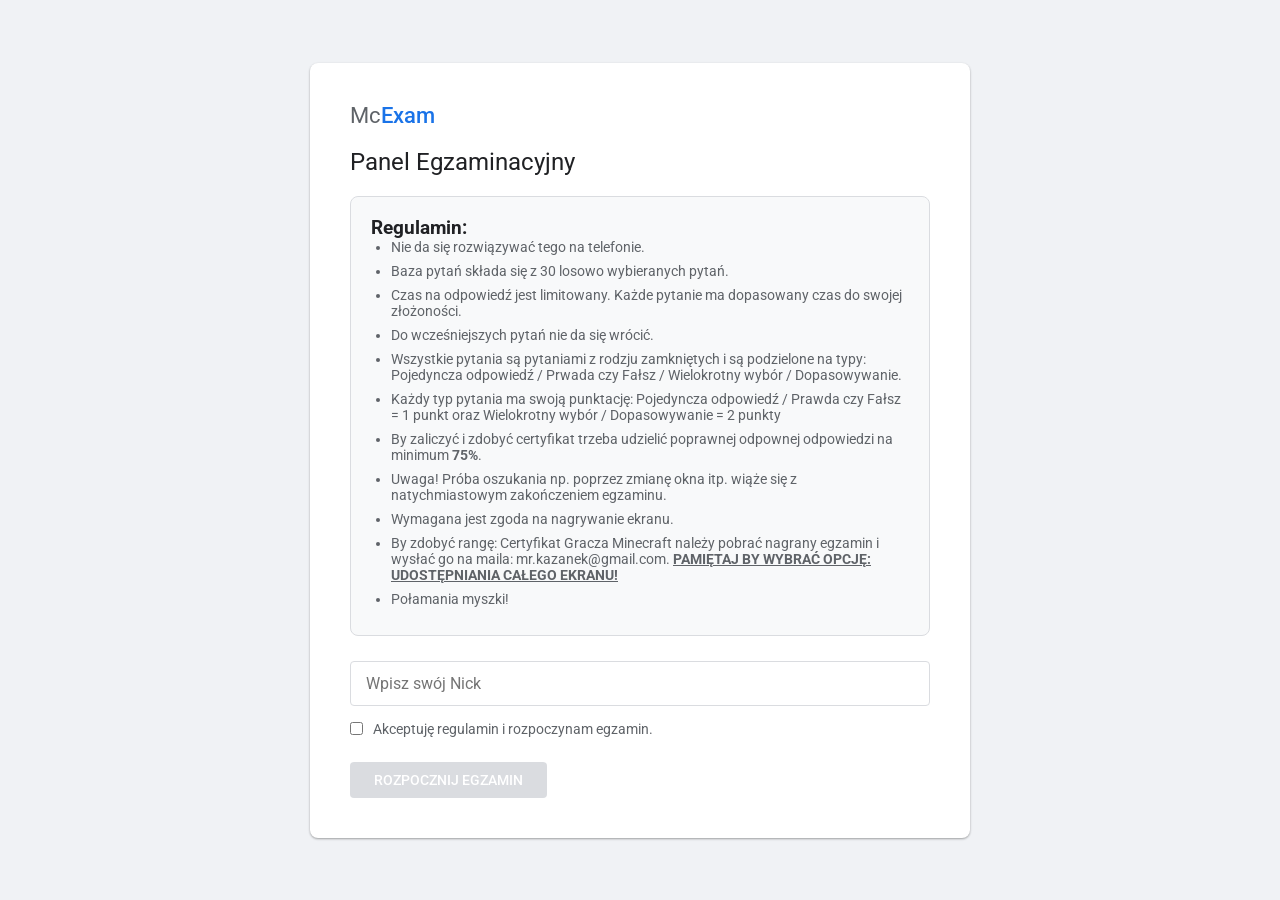
<file: index.html>
<!DOCTYPE html><html lang="pl"><head><meta charset="UTF-8"><meta name="viewport" content="width=device-width, initial-scale=1.0"><title>Egzamin Minecraft</title><link href="https://fonts.googleapis.com/css2?family=Roboto:wght@400;500;700&display=swap" rel="stylesheet"><link rel="stylesheet" href="style.css"><link rel="icon" type="image/x-icon" href="mcexam.png"></head><body oncontextmenu="return false"><div id="watermark"></div><div id="screenshot-guard" class="hidden"> 🚫 Zrzuty ekranu są zablokowane!</div><div id="screen-fail" class="overlay hidden"><div class="fail-box"><span class="icon">⛔</span><h1>Egzamin Przerwany</h1><p>Wykryto naruszenie zasad bezpieczeństwa.</p><p id="fail-reason" class="reason">Powód: ...</p><div class="fail-status">Ocena: Niezaliczony (0%)</div></div></div><main class="container"><section id="screen-login" class="card"><div class="logo">Mc<span>Exam</span></div><h1>Panel Egzaminacyjny</h1><div class="rules"><h3>Regulamin:</h3><ul><li>Nie da się rozwiązywać tego na telefonie.</li><li>Baza pytań składa się z 30 losowo wybieranych pytań.</li><li>Czas na odpowiedź jest limitowany. Każde pytanie ma dopasowany czas do swojej złożoności.</li><li>Do wcześniejszych pytań nie da się wrócić.</li><li>Wszystkie pytania są pytaniami z rodzju zamkniętych i są podzielone na typy: Pojedyncza odpowiedź / Prwada czy Fałsz / Wielokrotny wybór / Dopasowywanie.</li><li>Każdy typ pytania ma swoją punktację: Pojedyncza odpowiedź / Prawda czy Fałsz = 1 punkt oraz Wielokrotny wybór / Dopasowywanie = 2 punkty </li><li>By zaliczyć i zdobyć certyfikat trzeba udzielić poprawnej odpownej odpowiedzi na minimum <b>75%</b>.</li><li>Uwaga! Próba oszukania np. poprzez zmianę okna itp. wiąże się z natychmiastowym zakończeniem egzaminu.</li><li>Wymagana jest zgoda na nagrywanie ekranu.</li><li>By zdobyć rangę: Certyfikat Gracza Minecraft należy pobrać nagrany egzamin i wysłać go na maila: mr.kazanek@gmail.com. <b><u>PAMIĘTAJ BY WYBRAĆ OPCJĘ: UDOSTĘPNIANIA CAŁEGO EKRANU!</u></b></li><li>Połamania myszki!</li></ul></div><div class="input-group"><input type="text" id="user-nick" placeholder="Wpisz swój Nick" autocomplete="off"></div><label class="checkbox-container"><input type="checkbox" id="accept-rules"><span>Akceptuję regulamin i rozpoczynam egzamin.</span></label><button id="btn-start" disabled>Rozpocznij Egzamin</button><p id="load-error" class="error-text hidden">Błąd: Nie udało się pobrać bazy pytań.</p></section><section id="screen-break" class="card hidden center-content"><div class="loader"></div><p>Przygotuj się...</p></section><section id="screen-question" class="card no-padding hidden"><div id="type-header" class="question-type-header type-single"> Pojedynczy Wybór </div><div class="question-body"><div class="meta-row"><span id="ui-timer">Czas: --s</span><span id="ui-progress">1 / 30</span></div><div class="timer-track"><div id="timer-fill" class="timer-fill"></div></div><h2 id="q-text">Treść pytania...</h2><div id="q-options" class="options-container"></div><div class="action-row"><button id="btn-submit">Zatwierdź odpowiedź</button></div></div></section><section id="screen-result" class="card hidden center-content"><h1>Wynik Egzaminu</h1><div id="score-circle" class="score-circle">0%</div><h2 id="final-verdict">...</h2><p id="final-points">Punkty: 0 / 0</p><button id="btn-download" class="secondary-btn">Pobierz nagranie (wyślij na mail: mr.kazanek@gmail.com)</button></section></main><script src="script.js"></script></body></html>
</file>
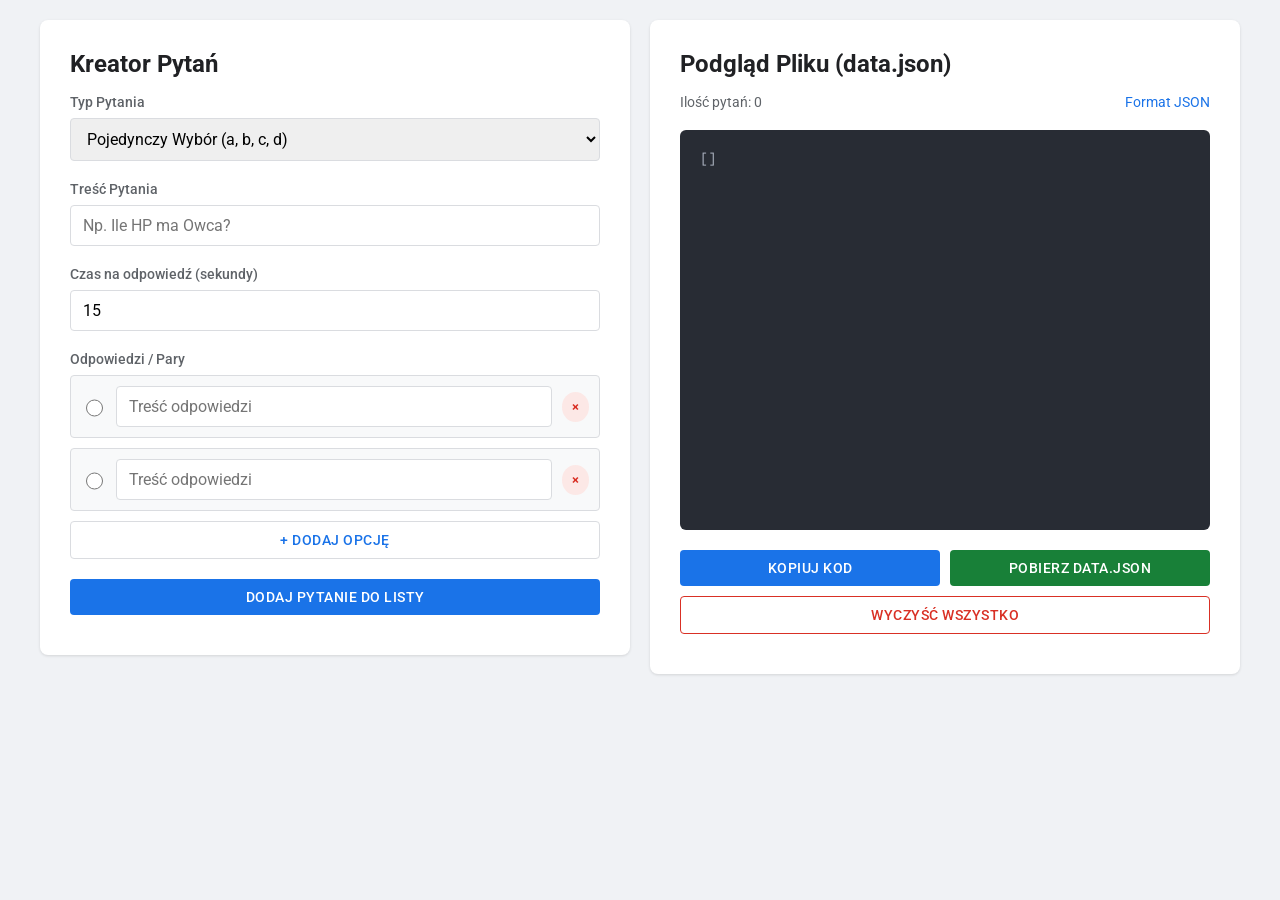
<file: gen.html>
<!DOCTYPE html>
<html lang="pl">
<head>
    <meta charset="UTF-8">
    <meta name="viewport" content="width=device-width, initial-scale=1.0">
    <title>Generator Pytań Minecraft</title>
    <link href="https://fonts.googleapis.com/css2?family=Roboto:wght@400;500;700&family=Fira+Code:wght@400&display=swap" rel="stylesheet">
    <style>
        :root {
            --primary: #1a73e8;
            --primary-hover: #1557b0;
            --bg: #f0f2f5;
            --surface: #ffffff;
            --text: #202124;
            --border: #dadce0;
            --success: #188038;
            --danger: #d93025;
        }

        * { box-sizing: border-box; font-family: 'Roboto', sans-serif; }
        
        body {
            background: var(--bg);
            color: var(--text);
            margin: 0;
            padding: 20px;
            display: flex;
            justify-content: center;
            min-height: 100vh;
        }

        .container {
            display: grid;
            grid-template-columns: 1fr 1fr;
            gap: 20px;
            width: 100%;
            max-width: 1200px;
        }

        @media (max-width: 900px) {
            .container { grid-template-columns: 1fr; }
        }

        .card {
            background: var(--surface);
            padding: 30px;
            border-radius: 8px;
            box-shadow: 0 1px 3px rgba(0,0,0,0.12);
            height: fit-content;
        }

        h1 { margin-top: 0; color: var(--text); font-size: 24px; }
        h2 { font-size: 18px; margin-bottom: 15px; color: var(--primary); }

        /* Form Elements */
        .form-group { margin-bottom: 20px; }
        label { display: block; margin-bottom: 8px; font-weight: 500; font-size: 14px; color: #5f6368; }
        
        input[type="text"], input[type="number"], select, textarea {
            width: 100%;
            padding: 10px 12px;
            border: 1px solid var(--border);
            border-radius: 4px;
            font-size: 16px;
            outline: none;
            transition: 0.2s;
        }
        input:focus, select:focus, textarea:focus {
            border: 2px solid var(--primary);
            padding: 9px 11px;
        }

        /* Dynamic Options Area */
        .option-row {
            display: flex;
            align-items: center;
            gap: 10px;
            margin-bottom: 10px;
            background: #f8f9fa;
            padding: 10px;
            border-radius: 4px;
            border: 1px solid var(--border);
        }
        .option-check { width: 20px; height: 20px; cursor: pointer; }
        .remove-btn {
            background: #fce8e6; color: var(--danger); border: none;
            width: 30px; height: 30px; border-radius: 50%;
            cursor: pointer; font-weight: bold; display: flex;
            align-items: center; justify-content: center;
        }
        .remove-btn:hover { background: #fad2cf; }

        /* Buttons */
        .btn {
            background: var(--primary); color: white; border: none;
            padding: 10px 20px; border-radius: 4px; font-weight: 500;
            cursor: pointer; text-transform: uppercase; font-size: 14px;
            letter-spacing: 0.5px; width: 100%;
        }
        .btn:hover { background: var(--primary-hover); }
        .btn-outline { background: transparent; border: 1px solid var(--border); color: var(--primary); margin-bottom: 10px; }
        .btn-outline:hover { background: #e8f0fe; }
        .btn-success { background: var(--success); }
        .btn-success:hover { background: #137333; }

        /* Preview Area */
        .json-preview {
            background: #282c34;
            color: #abb2bf;
            padding: 20px;
            border-radius: 6px;
            font-family: 'Fira Code', monospace;
            font-size: 14px;
            white-space: pre-wrap;
            height: 400px;
            overflow-y: auto;
            margin-bottom: 20px;
        }

        .stats {
            display: flex; justify-content: space-between; margin-bottom: 20px;
            font-size: 14px; color: #5f6368;
        }
    </style>
</head>
<body>

<div class="container">
    
    <!-- LEFT: BUILDER -->
    <div class="card">
        <h1>Kreator Pytań</h1>
        
        <div class="form-group">
            <label>Typ Pytania</label>
            <select id="q-type" onchange="renderOptions()">
                <option value="single">Pojedynczy Wybór (a, b, c, d)</option>
                <option value="multi">Wielokrotny Wybór (Kilka poprawnych)</option>
                <option value="bool">Prawda / Fałsz</option>
                <option value="match">Dopasowywanie (Pary)</option>
            </select>
        </div>

        <div class="form-group">
            <label>Treść Pytania</label>
            <input type="text" id="q-text" placeholder="Np. Ile HP ma Owca?">
        </div>

        <div class="form-group">
            <label>Czas na odpowiedź (sekundy)</label>
            <input type="number" id="q-time" value="15" min="5">
        </div>

        <div class="form-group">
            <label>Odpowiedzi / Pary</label>
            <div id="options-container">
                <!-- Dynamic content inserted here -->
            </div>
            <button class="btn btn-outline" id="add-opt-btn" onclick="addOptionField()">+ Dodaj opcję</button>
        </div>

        <button class="btn" onclick="addQuestion()">Dodaj Pytanie do Listy</button>
        <div id="error-msg" style="color: var(--danger); margin-top: 10px; font-size: 14px;"></div>
    </div>

    <!-- RIGHT: PREVIEW -->
    <div class="card">
        <h1>Podgląd Pliku (data.json)</h1>
        <div class="stats">
            <span id="q-count">Ilość pytań: 0</span>
            <span style="color: var(--primary);">Format JSON</span>
        </div>
        
        <div class="json-preview" id="json-output">[]</div>

        <div style="display: flex; gap: 10px;">
            <button class="btn" onclick="copyJSON()">Kopiuj Kod</button>
            <button class="btn btn-success" onclick="downloadJSON()">Pobierz data.json</button>
        </div>
        <button class="btn btn-outline" style="margin-top: 10px; border-color: var(--danger); color: var(--danger);" onclick="clearAll()">Wyczyść wszystko</button>
    </div>

</div>

<script>
    let questions = [];
    let currentId = 1;

    // Initialize
    window.onload = () => {
        renderOptions();
    };

    function renderOptions() {
        const type = document.getElementById('q-type').value;
        const container = document.getElementById('options-container');
        const addBtn = document.getElementById('add-opt-btn');
        container.innerHTML = '';

        if (type === 'bool') {
            addBtn.style.display = 'none';
            container.innerHTML = `
                <div class="option-row">
                    <input type="radio" name="bool-ans" value="Prawda" class="option-check" checked>
                    <span>Prawda (Zaznacz jeśli to poprawna odp)</span>
                </div>
                <div class="option-row">
                    <input type="radio" name="bool-ans" value="Fałsz" class="option-check">
                    <span>Fałsz</span>
                </div>
            `;
        } else {
            addBtn.style.display = 'block';
            addBtn.innerText = type === 'match' ? '+ Dodaj Parę' : '+ Dodaj Opcję';
            // Add initial empty fields
            if (type === 'match') {
                addPairField();
                addPairField();
            } else {
                addOptionField(); // 1
                addOptionField(); // 2
            }
        }
    }

    function addOptionField() {
        const type = document.getElementById('q-type').value;
        const container = document.getElementById('options-container');
        const div = document.createElement('div');
        div.className = 'option-row';

        const inputType = type === 'multi' ? 'checkbox' : 'radio';
        
        div.innerHTML = `
            <input type="${inputType}" name="correct-ans" class="option-check" title="Zaznacz poprawną">
            <input type="text" class="opt-text" placeholder="Treść odpowiedzi">
            <button class="remove-btn" onclick="this.parentElement.remove()">×</button>
        `;
        container.appendChild(div);
    }

    function addPairField() {
        const container = document.getElementById('options-container');
        const div = document.createElement('div');
        div.className = 'option-row';
        div.innerHTML = `
            <input type="text" class="pair-key" placeholder="Lewa strona (np. Owca)" style="width: 45%">
            <span style="font-weight:bold">→</span>
            <input type="text" class="pair-val" placeholder="Prawa strona (np. Wełna)" style="width: 45%">
            <button class="remove-btn" onclick="this.parentElement.remove()">×</button>
        `;
        container.appendChild(div);
    }

    function addQuestion() {
        const type = document.getElementById('q-type').value;
        const text = document.getElementById('q-text').value.trim();
        const time = parseInt(document.getElementById('q-time').value);
        const errorDiv = document.getElementById('error-msg');
        
        errorDiv.innerText = '';

        if (!text) { errorDiv.innerText = 'Wpisz treść pytania!'; return; }
        if (!time) { errorDiv.innerText = 'Podaj czas!'; return; }

        let newQ = {
            id: currentId++,
            type: type,
            question: text,
            time: time
        };

        if (type === 'bool') {
            const correctVal = document.querySelector('input[name="bool-ans"]:checked').value;
            newQ.answers = ["Prawda", "Fałsz"];
            newQ.correct = [correctVal];
        } 
        else if (type === 'match') {
            let pairs = {};
            const keys = document.querySelectorAll('.pair-key');
            const vals = document.querySelectorAll('.pair-val');
            
            if(keys.length < 2) { errorDiv.innerText = 'Minimum 2 pary!'; return; }

            for (let i = 0; i < keys.length; i++) {
                const k = keys[i].value.trim();
                const v = vals[i].value.trim();
                if(k && v) pairs[k] = v;
                else { errorDiv.innerText = 'Uzupełnij wszystkie pola par!'; return; }
            }
            newQ.pairs = pairs;
        } 
        else {
            // Single / Multi
            const rows = document.querySelectorAll('#options-container .option-row');
            let answers = [];
            let correct = [];

            rows.forEach(row => {
                const txt = row.querySelector('.opt-text').value.trim();
                const isChecked = row.querySelector('.option-check').checked;
                if (txt) {
                    answers.push(txt);
                    if (isChecked) correct.push(txt);
                }
            });

            if (answers.length < 2) { errorDiv.innerText = 'Dodaj minimum 2 odpowiedzi!'; return; }
            if (correct.length === 0) { errorDiv.innerText = 'Zaznacz poprawną odpowiedź (checkbox/radio)!'; return; }

            newQ.answers = answers;
            newQ.correct = correct;
        }

        // Add to list
        questions.push(newQ);
        updatePreview();
        
        // Reset Inputs (keep type)
        document.getElementById('q-text').value = '';
        renderOptions(); // Reset inputs
        
        // Scroll to preview
        document.getElementById('json-output').scrollTop = document.getElementById('json-output').scrollHeight;
    }

    function updatePreview() {
        const json = JSON.stringify(questions, null, 2);
        document.getElementById('json-output').innerText = json;
        document.getElementById('q-count').innerText = `Ilość pytań: ${questions.length}`;
    }

    function copyJSON() {
        const text = document.getElementById('json-output').innerText;
        navigator.clipboard.writeText(text).then(() => {
            alert('Skopiowano do schowka!');
        });
    }

    function downloadJSON() {
        const text = document.getElementById('json-output').innerText;
        const blob = new Blob([text], { type: "application/json" });
        const url = URL.createObjectURL(blob);
        const a = document.createElement("a");
        a.href = url;
        a.download = "data.json";
        document.body.appendChild(a);
        a.click();
        window.URL.revokeObjectURL(url);
    }

    function clearAll() {
        if(confirm("Czy na pewno chcesz wyczyścić całą listę?")) {
            questions = [];
            currentId = 1;
            updatePreview();
        }
    }
</script>

</body>
</html>
</file>
<file: style.css>
:root {
    --primary: #1a73e8;
    --primary-hover: #1557b0;
    --bg: #f0f2f5;
    --surface: #ffffff;
    --text-main: #202124;
    --text-sub: #5f6368;
    --border: #dadce0;
    --danger: #d93025;
    --success: #188038;
    --warning: #f9ab00;
    --purple: #a142f4;
    --shadow: 0 1px 3px rgba(0,0,0,0.12), 0 1px 2px rgba(0,0,0,0.24);
}

* {
    box-sizing: border-box;
    margin: 0;
    padding: 0;
    font-family: 'Roboto', sans-serif;
    user-select: none; /* Blokada zaznaczania tekstu */
    -webkit-user-select: none;
}

body {
    background-color: var(--bg);
    color: var(--text-main);
    display: flex;
    justify-content: center;
    align-items: center;
    min-height: 100vh;
    overflow-x: hidden;
}

/* ZNAK WODNY */
#watermark {
    position: fixed;
    top: 50%; left: 50%;
    transform: translate(-50%, -50%) rotate(-45deg);
    font-size: 80px;
    color: rgba(0,0,0,0.03);
    pointer-events: none;
    z-index: 0;
    white-space: nowrap;
}

/* BLOKADA SCREENSHOTA */
#screenshot-guard {
    position: fixed;
    top: 0; left: 0; width: 100vw; height: 100vh;
    background: white;
    z-index: 999999;
    display: flex;
    justify-content: center;
    align-items: center;
    font-size: 24px;
    color: var(--danger);
    font-weight: bold;
}

.container {
    width: 100%;
    max-width: 700px;
    padding: 20px;
    position: relative;
    z-index: 10;
}

.card {
    background: var(--surface);
    border-radius: 8px;
    padding: 40px;
    box-shadow: var(--shadow);
    position: relative;
    overflow: hidden;
}

.card.no-padding {
    padding: 0;
}

.question-body {
    padding: 30px 40px 40px 40px;
}

/* NAGŁÓWKI TYPÓW PYTAŃ */
.question-type-header {
    width: 100%;
    padding: 15px 40px;
    color: white;
    font-weight: 500;
    font-size: 16px;
    text-transform: uppercase;
    letter-spacing: 0.5px;
}

.type-single { background: var(--primary); }
.type-multi { background: var(--warning); color: #202124; } /* Ciemny tekst na żółtym */
.type-bool { background: var(--success); }
.type-match { background: var(--purple); }

.hidden { display: none !important; }
.center-content { display: flex; flex-direction: column; align-items: center; text-align: center; }

h1 { font-size: 24px; font-weight: 400; margin-bottom: 20px; }
h2 { font-size: 20px; font-weight: 500; margin-bottom: 25px; line-height: 1.4; }
.logo { font-size: 22px; color: var(--text-sub); margin-bottom: 20px; }
.logo span { color: var(--primary); font-weight: 500; }
.error-text { color: var(--danger); font-size: 14px; margin-top: 10px; }

/* REGULAMIN */
.rules {
    background: #f8f9fa;
    border: 1px solid var(--border);
    border-radius: 8px;
    padding: 20px;
    margin-bottom: 25px;
    text-align: left;
}
.rules ul { padding-left: 20px; }
.rules li { margin-bottom: 8px; color: var(--text-sub); font-size: 14px; }

/* INPUTY */
.input-group { width: 100%; margin-bottom: 15px; }
input[type="text"] {
    width: 100%;
    padding: 12px 15px;
    border: 1px solid var(--border);
    border-radius: 4px;
    font-size: 16px;
    outline: none;
}
input[type="text"]:focus { border: 2px solid var(--primary); }

button {
    background-color: var(--primary);
    color: white;
    border: none;
    padding: 10px 24px;
    border-radius: 4px;
    font-size: 14px;
    font-weight: 500;
    text-transform: uppercase;
    cursor: pointer;
    transition: background 0.2s;
}
button:hover { background-color: var(--primary-hover); }
button:disabled { background-color: var(--border); cursor: not-allowed; }
.secondary-btn { background-color: var(--text-sub); margin-top: 15px; }

.checkbox-container {
    display: flex; align-items: center; gap: 10px; margin-bottom: 25px;
    cursor: pointer; font-size: 14px; color: var(--text-sub);
}

/* UI PYTANIA */
.meta-row { display: flex; justify-content: space-between; font-size: 14px; color: var(--text-sub); margin-bottom: 10px; }
.timer-track {
    width: 100%; height: 4px; background: #e0e0e0;
    margin-bottom: 30px; border-radius: 2px; overflow: hidden;
}
.timer-fill { height: 100%; background: var(--primary); width: 100%; transform-origin: left; }
.action-row { text-align: right; margin-top: 25px; }

/* ODPOWIEDZI */
.options-container { display: flex; flex-direction: column; gap: 12px; }
.option-btn {
    width: 100%; text-align: left; background: #fff;
    border: 1px solid var(--border); color: var(--text-main);
    padding: 15px 20px; border-radius: 8px; font-size: 16px;
    transition: all 0.2s; box-shadow: 0 1px 1px rgba(0,0,0,0.05);
}
.option-btn:hover { background: #f8f9fa; border-color: #bdc1c6; }
.option-btn.selected {
    background: #e8f0fe; border: 1px solid var(--primary);
    color: var(--primary); font-weight: 500;
}

/* LAYOUT PRAWDA/FAŁSZ */
.bool-container { display: flex; gap: 15px; }
.bool-container button { text-align: center; height: 80px; font-size: 18px; }

/* DOPASOWYWANIE */
.match-grid { display: flex; justify-content: space-between; gap: 20px; }
.match-col { flex: 1; display: flex; flex-direction: column; gap: 10px; }
.match-card {
    background: #fff; border: 1px solid var(--border); padding: 15px;
    border-radius: 8px; text-align: center; cursor: pointer;
    font-size: 15px; color: var(--text-main); transition: 0.2s;
}
.match-card:hover { background: #f8f9fa; }
.match-card.selected { background: #f3e8fd; border: 1px solid var(--purple); color: var(--purple); }
.match-card.paired { background: #e6f4ea; border-color: var(--success); color: var(--success); opacity: 0.6; cursor: default; }

/* WYNIKI */
.overlay {
    position: fixed; top: 0; left: 0; width: 100%; height: 100%;
    background: rgba(255, 255, 255, 0.98); z-index: 9999;
    display: flex; justify-content: center; align-items: center;
}
.fail-box { text-align: center; padding: 40px; }
.fail-box .icon { font-size: 64px; display: block; margin-bottom: 20px; }
.fail-box h1 { color: var(--danger); margin-bottom: 10px; }
.fail-status { margin-top: 20px; padding: 10px 20px; background: #fce8e6; color: var(--danger); border-radius: 4px; display: inline-block; }

.score-circle {
    width: 140px; height: 140px; border-radius: 50%; border: 10px solid var(--border);
    display: flex; align-items: center; justify-content: center;
    font-size: 32px; font-weight: 700; color: var(--text-sub); margin-bottom: 20px;
}

/* LOADER */
.loader {
    border: 4px solid #f3f3f3; border-top: 4px solid var(--primary);
    border-radius: 50%; width: 40px; height: 40px;
    animation: spin 1s linear infinite; margin-bottom: 20px;
}
@keyframes spin { 0% { transform: rotate(0deg); } 100% { transform: rotate(360deg); } }
</file>
